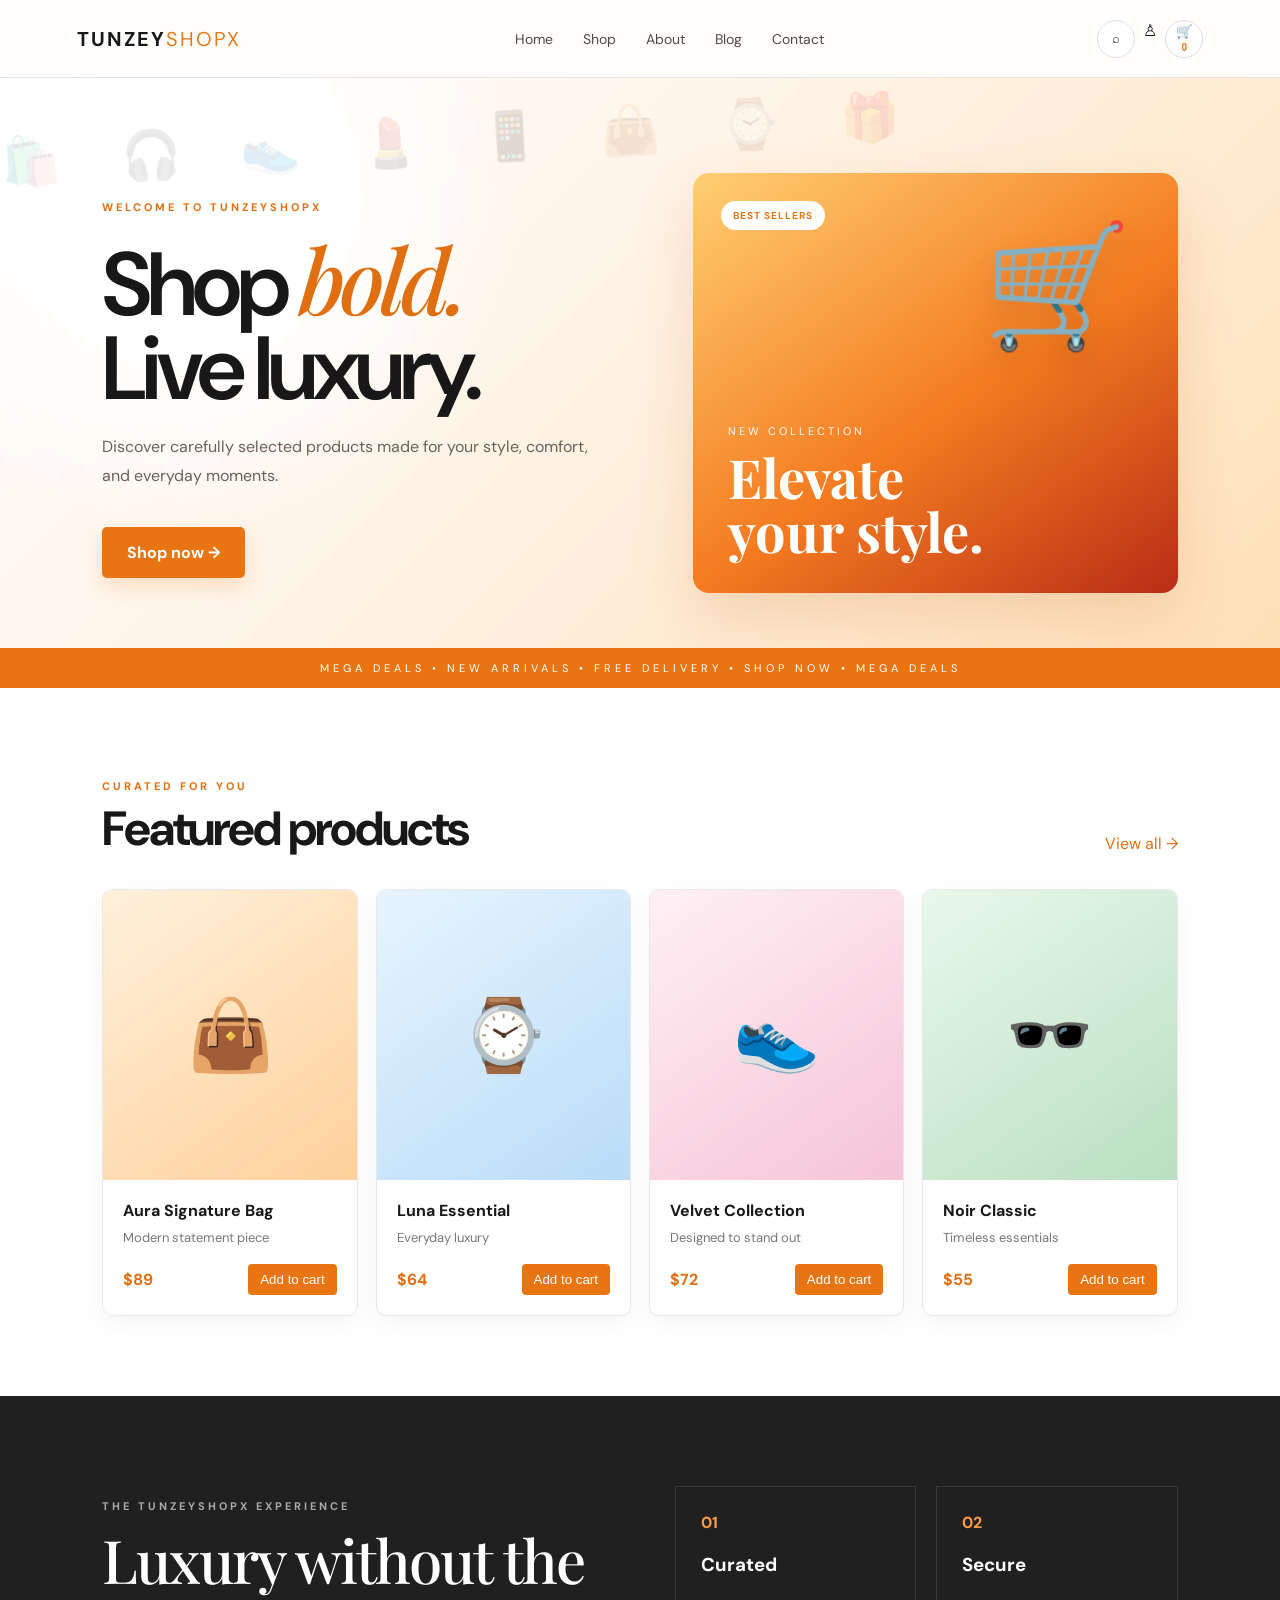
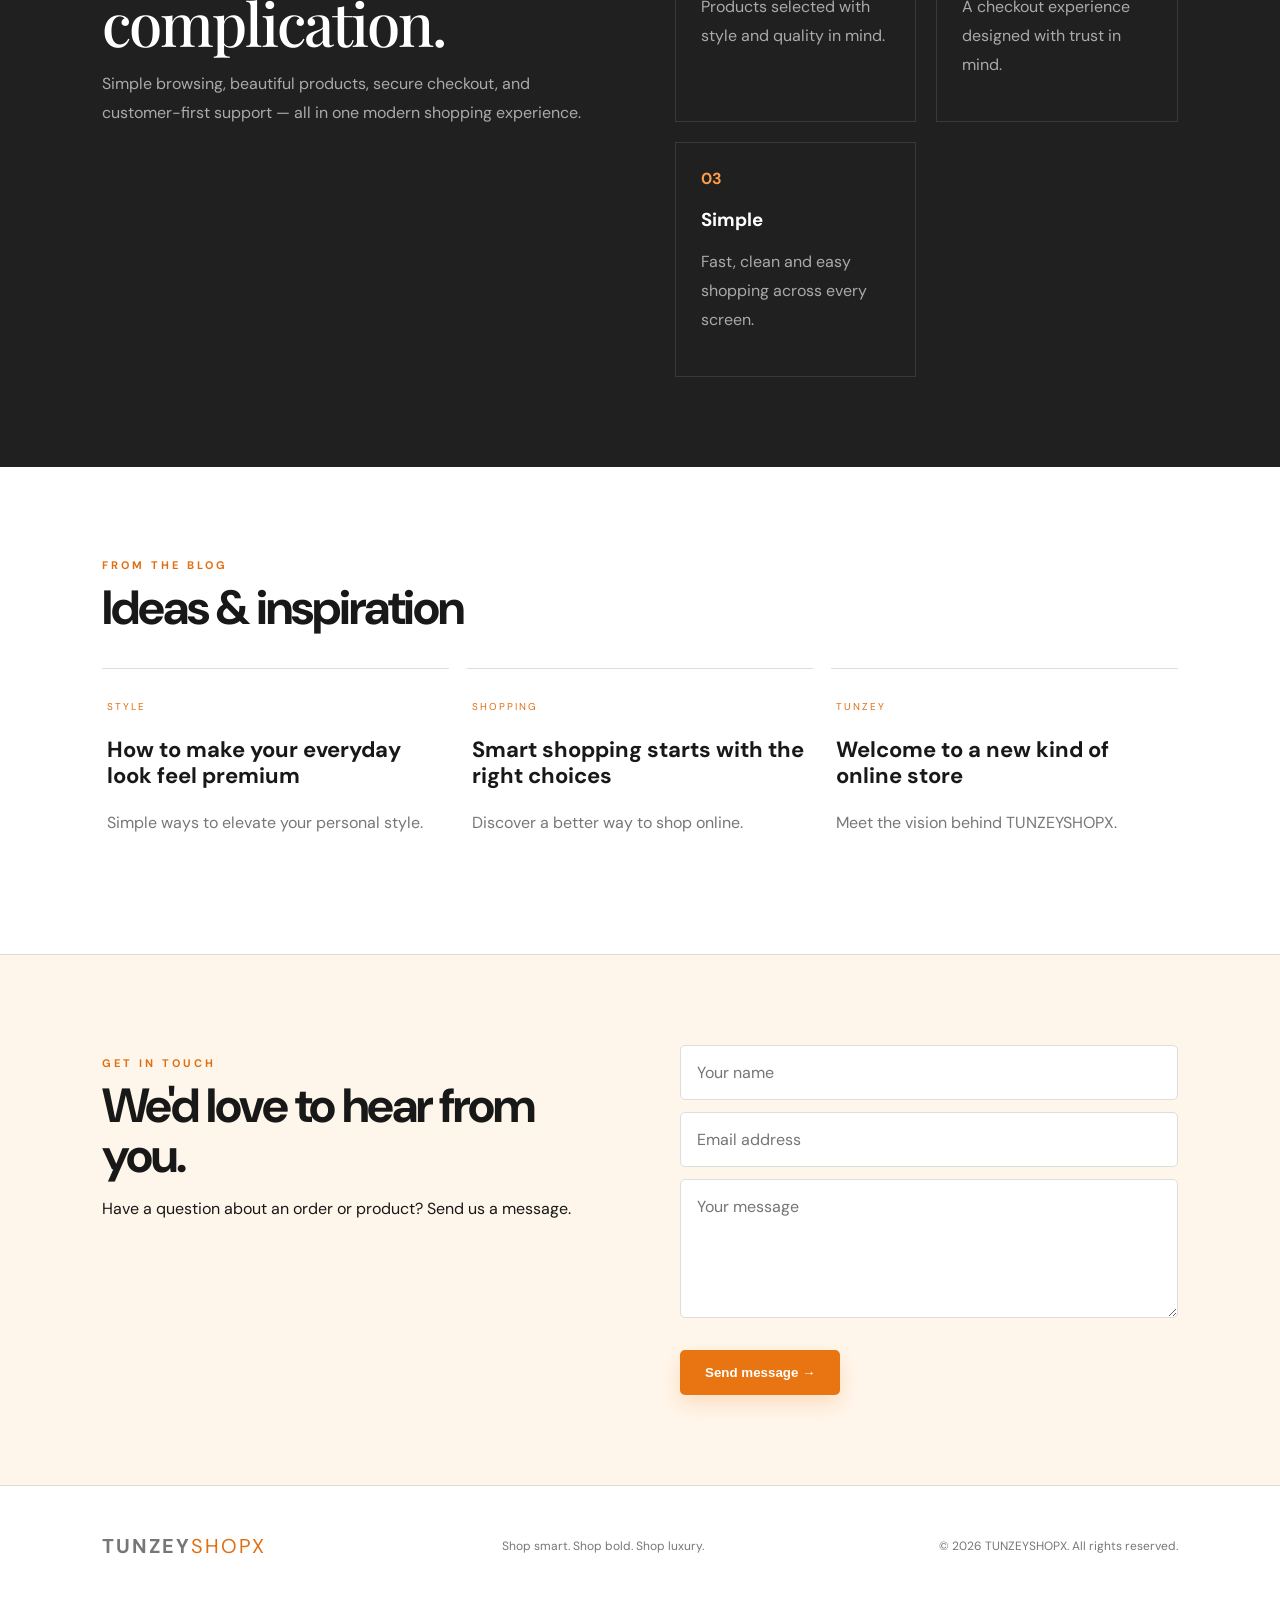
<file: index.html>
<!DOCTYPE html>
<html lang="en">
<head>
  <meta charset="UTF-8" />
  <meta name="viewport" content="width=device-width, initial-scale=1.0" />
  <meta name="monetag" content="6e42bf7c6167cf0891c9c6bf09811168">
  <meta name="description" content="TUNZEYSHOPX — Shop smart. Shop bold. Shop luxury." />
  <title>TUNZEYSHOPX | Luxury Online Store</title>
  <link rel="stylesheet" href="style.css" />
</head>
<body>
  <header class="header">
    <a class="logo" href="#home">TUNZEY<span>SHOPX</span></a>
    <nav>
      <a href="#home">Home</a><a href="#shop">Shop</a><a href="#about">About</a><a href="#blog">Blog</a><a href="#contact">Contact</a>
    </nav>
    <div class="actions"><button aria-label="Search">⌕</button><a class="account-link" href="signup.html" aria-label="Create account">♙</a><button id="cartBtn" aria-label="Cart">🛒 <b id="cartCount">0</b></button></div>
  </header>

  <main id="home">
    <section class="hero">
      <div><p class="eyebrow">WELCOME TO TUNZEYSHOPX</p><h1>Shop <em>bold.</em><br/>Live luxury.</h1><p class="hero-text">Discover carefully selected products made for your style, comfort, and everyday moments.</p><a class="cta" href="#shop">Shop now →</a></div>
      <div class="hero-card"><span>NEW COLLECTION</span><strong>Elevate<br/>your style.</strong></div>
    </section>

    <section id="shop" class="section"><div class="section-head"><div><p class="eyebrow">CURATED FOR YOU</p><h2>Featured products</h2></div><a href="#shop">View all →</a></div><div class="products" id="products"></div></section>

    <section id="about" class="feature"><div><p class="eyebrow">THE TUNZEYSHOPX EXPERIENCE</p><h2>Luxury without the complication.</h2><p>Simple browsing, beautiful products, secure checkout, and customer-first support — all in one modern shopping experience.</p></div><div class="feature-grid"><article><b>01</b><h3>Curated</h3><p>Products selected with style and quality in mind.</p></article><article><b>02</b><h3>Secure</h3><p>A checkout experience designed with trust in mind.</p></article><article><b>03</b><h3>Simple</h3><p>Fast, clean and easy shopping across every screen.</p></article></div></section>

    <section id="blog" class="section"><p class="eyebrow">FROM THE BLOG</p><h2>Ideas & inspiration</h2><div class="blog"><article><span>STYLE</span><h3>How to make your everyday look feel premium</h3><p>Simple ways to elevate your personal style.</p></article><article><span>SHOPPING</span><h3>Smart shopping starts with the right choices</h3><p>Discover a better way to shop online.</p></article><article><span>TUNZEY</span><h3>Welcome to a new kind of online store</h3><p>Meet the vision behind TUNZEYSHOPX.</p></article></div></section>

    <section id="contact" class="contact"><div><p class="eyebrow">GET IN TOUCH</p><h2>We'd love to hear from you.</h2><p>Have a question about an order or product? Send us a message.</p></div><form onsubmit="event.preventDefault(); alert('Thanks! Your message has been received.'); this.reset();"><input required type="text" placeholder="Your name"/><input required type="email" placeholder="Email address"/><textarea required rows="5" placeholder="Your message"></textarea><button class="cta" type="submit">Send message →</button></form></section>
  </main>

  <footer><div class="logo">TUNZEY<span>SHOPX</span></div><p>Shop smart. Shop bold. Shop luxury.</p><p>© 2026 TUNZEYSHOPX. All rights reserved.</p></footer>
  <script src="script.js"></script>
</body>
</html>
</file>
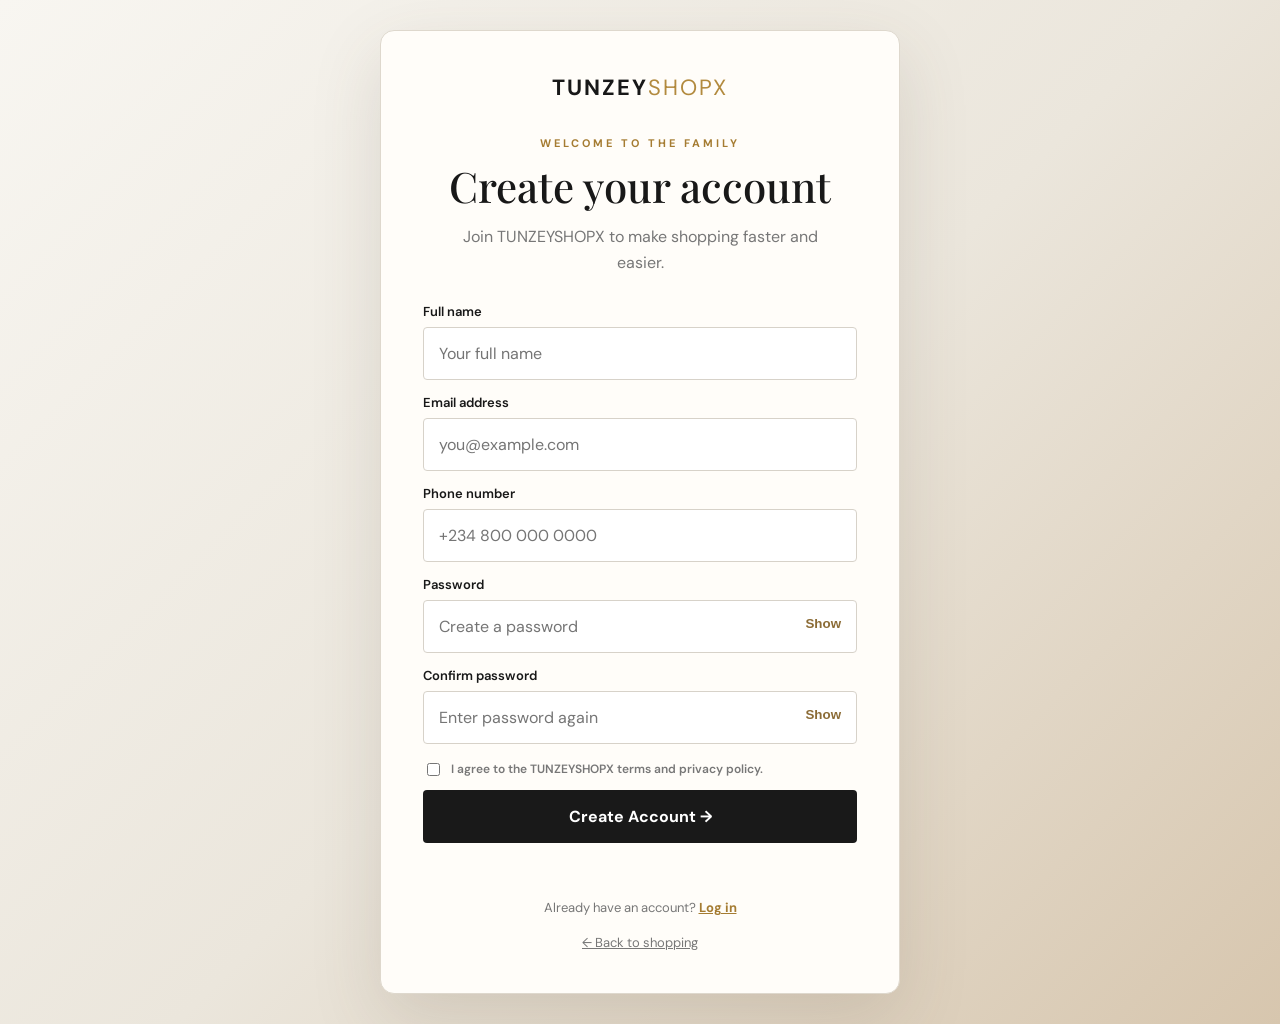
<file: signup.html>
<!DOCTYPE html>
<html lang="en">
<head>
  <meta charset="UTF-8" />
  <meta name="viewport" content="width=device-width, initial-scale=1.0" />
  <meta name="description" content="Create your TUNZEYSHOPX customer account." />
  <title>Create Account | TUNZEYSHOPX</title>
  <link rel="preconnect" href="https://fonts.googleapis.com">
  <link rel="preconnect" href="https://fonts.gstatic.com" crossorigin>
  <link href="https://fonts.googleapis.com/css2?family=DM+Sans:wght@400;500;600;700&family=Playfair+Display:ital,wght@0,500;0,600;1,600&display=swap" rel="stylesheet">
  <style>
    *{box-sizing:border-box}body{margin:0;min-height:100vh;background:linear-gradient(135deg,#f8f6f1,#ebe6dc 52%,#d7c6ae);color:#181818;font-family:'DM Sans',sans-serif;display:flex;align-items:center;justify-content:center;padding:30px}.card{width:min(520px,100%);background:#fffdf9;border:1px solid #ded8cd;border-radius:14px;padding:42px;box-shadow:0 25px 70px #55483a25}.logo{display:block;text-align:center;font-weight:700;letter-spacing:2px;font-size:22px;text-decoration:none;color:#181818}.logo span{font-weight:400;color:#b28a3e}.eyebrow{text-align:center;font-size:11px;letter-spacing:3px;color:#a57c32;font-weight:700;margin:34px 0 8px}.title{text-align:center;font-family:'Playfair Display',serif;font-size:42px;font-weight:500;margin:0 0 10px}.intro{text-align:center;color:#777;line-height:1.6;margin:0 auto 28px;max-width:390px}.form{display:flex;flex-direction:column;gap:14px}label{font-size:13px;font-weight:600;margin-bottom:-7px}input{width:100%;padding:15px;border:1px solid #d7d2c9;border-radius:4px;background:#fff;font:inherit;outline:none}input:focus{border-color:#b28a3e;box-shadow:0 0 0 3px #b28a3e18}.password-wrap{position:relative}.password-wrap input{padding-right:70px}.show{position:absolute;right:8px;top:8px;border:0;background:transparent;padding:8px;color:#8b6b35;cursor:pointer;font-weight:600}.terms{font-size:12px;color:#777;line-height:1.5;display:flex;gap:8px;align-items:flex-start;margin-top:2px}.terms input{width:auto;margin-top:3px}.terms a{color:#a57c32}.button{border:0;background:#191919;color:#fff;padding:16px;border-radius:4px;font:inherit;font-weight:700;cursor:pointer;margin-top:4px}.button:hover{background:#a57c32}.message{text-align:center;font-size:13px;margin:16px 0 0;min-height:18px}.login{text-align:center;color:#777;font-size:13px;margin:22px 0 0}.login a{color:#a57c32;font-weight:700}.back{text-align:center;display:block;margin-top:18px;font-size:13px;color:#777}.back:hover,.login a:hover{color:#a57c32}@media(max-width:500px){.card{padding:30px 22px}.title{font-size:35px}}
  </style>
</head>
<body>
  <main class="card">
    <a class="logo" href="index.html">TUNZEY<span>SHOPX</span></a>
    <p class="eyebrow">WELCOME TO THE FAMILY</p>
    <h1 class="title">Create your account</h1>
    <p class="intro">Join TUNZEYSHOPX to make shopping faster and easier.</p>

    <form class="form" id="signupForm">
      <label for="name">Full name</label>
      <input id="name" name="name" type="text" autocomplete="name" placeholder="Your full name" required />

      <label for="email">Email address</label>
      <input id="email" name="email" type="email" autocomplete="email" placeholder="you@example.com" required />

      <label for="phone">Phone number</label>
      <input id="phone" name="phone" type="tel" autocomplete="tel" placeholder="+234 800 000 0000" />

      <label for="password">Password</label>
      <div class="password-wrap"><input id="password" name="password" type="password" autocomplete="new-password" placeholder="Create a password" minlength="8" required /><button class="show" type="button" onclick="togglePassword('password',this)">Show</button></div>

      <label for="confirm">Confirm password</label>
      <div class="password-wrap"><input id="confirm" name="confirm" type="password" autocomplete="new-password" placeholder="Enter password again" minlength="8" required /><button class="show" type="button" onclick="togglePassword('confirm',this)">Show</button></div>

      <label class="terms"><input id="terms" type="checkbox" required /><span>I agree to the TUNZEYSHOPX terms and privacy policy.</span></label>
      <button class="button" type="submit">Create Account →</button>
    </form>

    <p class="message" id="message"></p>
    <p class="login">Already have an account? <a href="login.html">Log in</a></p>
    <a class="back" href="index.html">← Back to shopping</a>
  </main>

  <script>
    function togglePassword(id,button){const input=document.getElementById(id);const visible=input.type==='text';input.type=visible?'password':'text';button.textContent=visible?'Show':'Hide'}
    document.getElementById('signupForm').addEventListener('submit',function(e){
      e.preventDefault();
      const password=document.getElementById('password').value;
      const confirm=document.getElementById('confirm').value;
      const message=document.getElementById('message');
      if(password!==confirm){message.textContent='Passwords do not match.';message.style.color='#a33';return}
      message.textContent='Account form completed successfully. Connect a secure authentication service to store customer accounts.';
      message.style.color='#6b5428';
      this.reset();
    });
  </script>
</body>
</html>
</file>
<file: style.css>
@import url('https://fonts.googleapis.com/css2?family=DM+Sans:wght@400;500;600;700&family=Playfair+Display:ital,wght@0,500;0,600;1,600&display=swap');
*{box-sizing:border-box}html{scroll-behavior:smooth}body{margin:0;background:#f7f7f8;color:#181818;font-family:'DM Sans',sans-serif}a{text-decoration:none;color:inherit}.header{height:78px;display:flex;align-items:center;justify-content:space-between;padding:0 6%;border-bottom:1px solid #e5e5e5;position:sticky;top:0;background:#fffefdf5;backdrop-filter:blur(14px);z-index:10}.logo{font-weight:700;letter-spacing:2px;font-size:20px}.logo span{font-weight:400;color:#e07b19}.header nav{display:flex;gap:30px;font-size:14px;color:#4d4b47}.header nav a:hover{color:#e07b19}.actions{display:flex;gap:8px}.actions button{background:#fff;border:1px solid #dedede;color:#222;border-radius:50%;width:38px;height:38px;cursor:pointer}.actions b{font-size:10px;color:#e07b19}.hero{min-height:610px;padding:72px 8%;display:grid;grid-template-columns:1.05fr .95fr;align-items:center;gap:55px;background:radial-gradient(circle at 15% 20%,#fff 0 12%,transparent 28%),linear-gradient(135deg,#fff 0%,#fff4e8 42%,#ffe0b5 100%);position:relative;overflow:hidden}.hero:before{content:'🛍️  🎧  👟  💄  📱  👜  ⌚  🎁';position:absolute;inset:20px 0 auto 0;font-size:48px;letter-spacing:25px;opacity:.12;white-space:nowrap;transform:rotate(-3deg)}.hero:after{content:'MEGA DEALS  •  NEW ARRIVALS  •  FREE DELIVERY  •  SHOP NOW  •  MEGA DEALS';position:absolute;bottom:0;left:0;width:100%;padding:13px 0;font-size:11px;letter-spacing:4px;color:#fff;background:#e87512;white-space:nowrap;text-align:center}.eyebrow{font-size:11px;letter-spacing:3px;color:#e06f12;font-weight:700}.hero h1{font-size:clamp(52px,7vw,92px);line-height:.94;margin:22px 0;font-weight:600;letter-spacing:-5px}.hero h1 em{font-family:'Playfair Display',serif;font-weight:500;color:#e06f12}.hero-text{max-width:490px;color:#66635d;line-height:1.8}.cta{display:inline-block;background:#e87512;color:#fff;padding:15px 25px;border-radius:5px;font-weight:700;margin-top:20px;border:0;cursor:pointer;box-shadow:0 8px 20px #e8751233}.hero-card{min-height:420px;border-radius:16px;padding:35px;display:flex;flex-direction:column;justify-content:flex-end;background:linear-gradient(145deg,#ffcf72,#f47b20 55%,#b82d16);box-shadow:0 25px 60px #c7652930;position:relative;overflow:hidden}.hero-card:before{content:'🛒';position:absolute;top:35px;right:45px;font-size:120px;filter:drop-shadow(0 15px 15px #0002)}.hero-card:after{content:'BEST SELLERS';position:absolute;top:28px;left:28px;background:#fff;color:#e87512;font-size:10px;font-weight:700;padding:8px 12px;border-radius:20px;letter-spacing:1px}.hero-card span{font-size:11px;letter-spacing:3px;color:#fff}.hero-card strong{font-family:'Playfair Display';font-size:54px;line-height:1;margin-top:12px;color:#fff}.section{padding:80px 8%;background:#fff}.section-head{display:flex;justify-content:space-between;align-items:end;margin-bottom:35px}.section h2,.feature h2,.contact h2{font-size:48px;line-height:1.05;margin:10px 0 0;letter-spacing:-2px}.section-head>a{color:#e06f12}.products{display:grid;grid-template-columns:repeat(4,1fr);gap:18px}.product{background:#fff;border:1px solid #e8e8e8;border-radius:10px;overflow:hidden;box-shadow:0 8px 25px #0000000b;transition:.2s}.product:hover{transform:translateY(-4px);box-shadow:0 14px 30px #0002}.product-img{height:290px;display:flex;align-items:center;justify-content:center;font-size:70px;background:linear-gradient(145deg,#fff1dc,#ffd09a)}.product:nth-child(2) .product-img{background:linear-gradient(145deg,#e7f4ff,#b9dcf7)}.product:nth-child(3) .product-img{background:linear-gradient(145deg,#fff0f5,#f5c4d7)}.product:nth-child(4) .product-img{background:linear-gradient(145deg,#e9f8ec,#b9dfc1)}.product-info{padding:20px}.product-info h3{margin:0 0 8px;font-size:16px}.product-info p{color:#777;font-size:13px;margin:0}.price{display:flex;justify-content:space-between;align-items:center;margin-top:18px}.price strong{color:#e06f12}.add{border:0;background:#e87512;color:#fff;padding:8px 12px;cursor:pointer;border-radius:4px}.feature{padding:90px 8%;background:#202020;color:#fff;display:grid;grid-template-columns:1fr 1fr;gap:70px}.feature h2{font-family:'Playfair Display';font-weight:500;font-size:60px}.feature p{color:#aaa;line-height:1.8}.feature-grid{display:grid;grid-template-columns:1fr 1fr;gap:20px}.feature-grid article{border:1px solid #393939;padding:25px}.feature-grid b{color:#ff9b45}.feature-grid h3{margin-bottom:0}.blog{display:grid;grid-template-columns:repeat(3,1fr);gap:18px;margin-top:35px}.blog article{border-top:1px solid #ddd;padding:25px 5px}.blog span{font-size:10px;letter-spacing:2px;color:#e06f12}.blog h3{font-size:22px;line-height:1.2}.blog p{color:#777}.contact{padding:90px 8%;display:grid;grid-template-columns:1fr 1fr;gap:80px;border-top:1px solid #dedbd4;background:#fff6eb}.contact form{display:flex;flex-direction:column;gap:12px}.contact input,.contact textarea{width:100%;padding:16px;background:#fff;border:1px solid #ddd;color:#222;font:inherit;border-radius:5px}.contact .cta{width:max-content}footer{padding:40px 8%;border-top:1px solid #dedbd4;display:flex;justify-content:space-between;align-items:center;color:#777;font-size:12px;background:#fff}footer .logo span{color:#e06f12}@media(max-width:800px){.header nav{display:none}.hero,.feature,.contact{grid-template-columns:1fr}.hero{padding-top:60px}.products{grid-template-columns:1fr 1fr}.blog{grid-template-columns:1fr}.section h2,.contact h2{font-size:38px}.feature h2{font-size:46px}footer{flex-direction:column;gap:15px}.hero-card{min-height:330px}}@media(max-width:500px){.products{grid-template-columns:1fr}.hero h1{font-size:56px}.hero:before{font-size:32px;letter-spacing:12px}.section,.feature,.contact{padding:70px 6%}}
</file>
